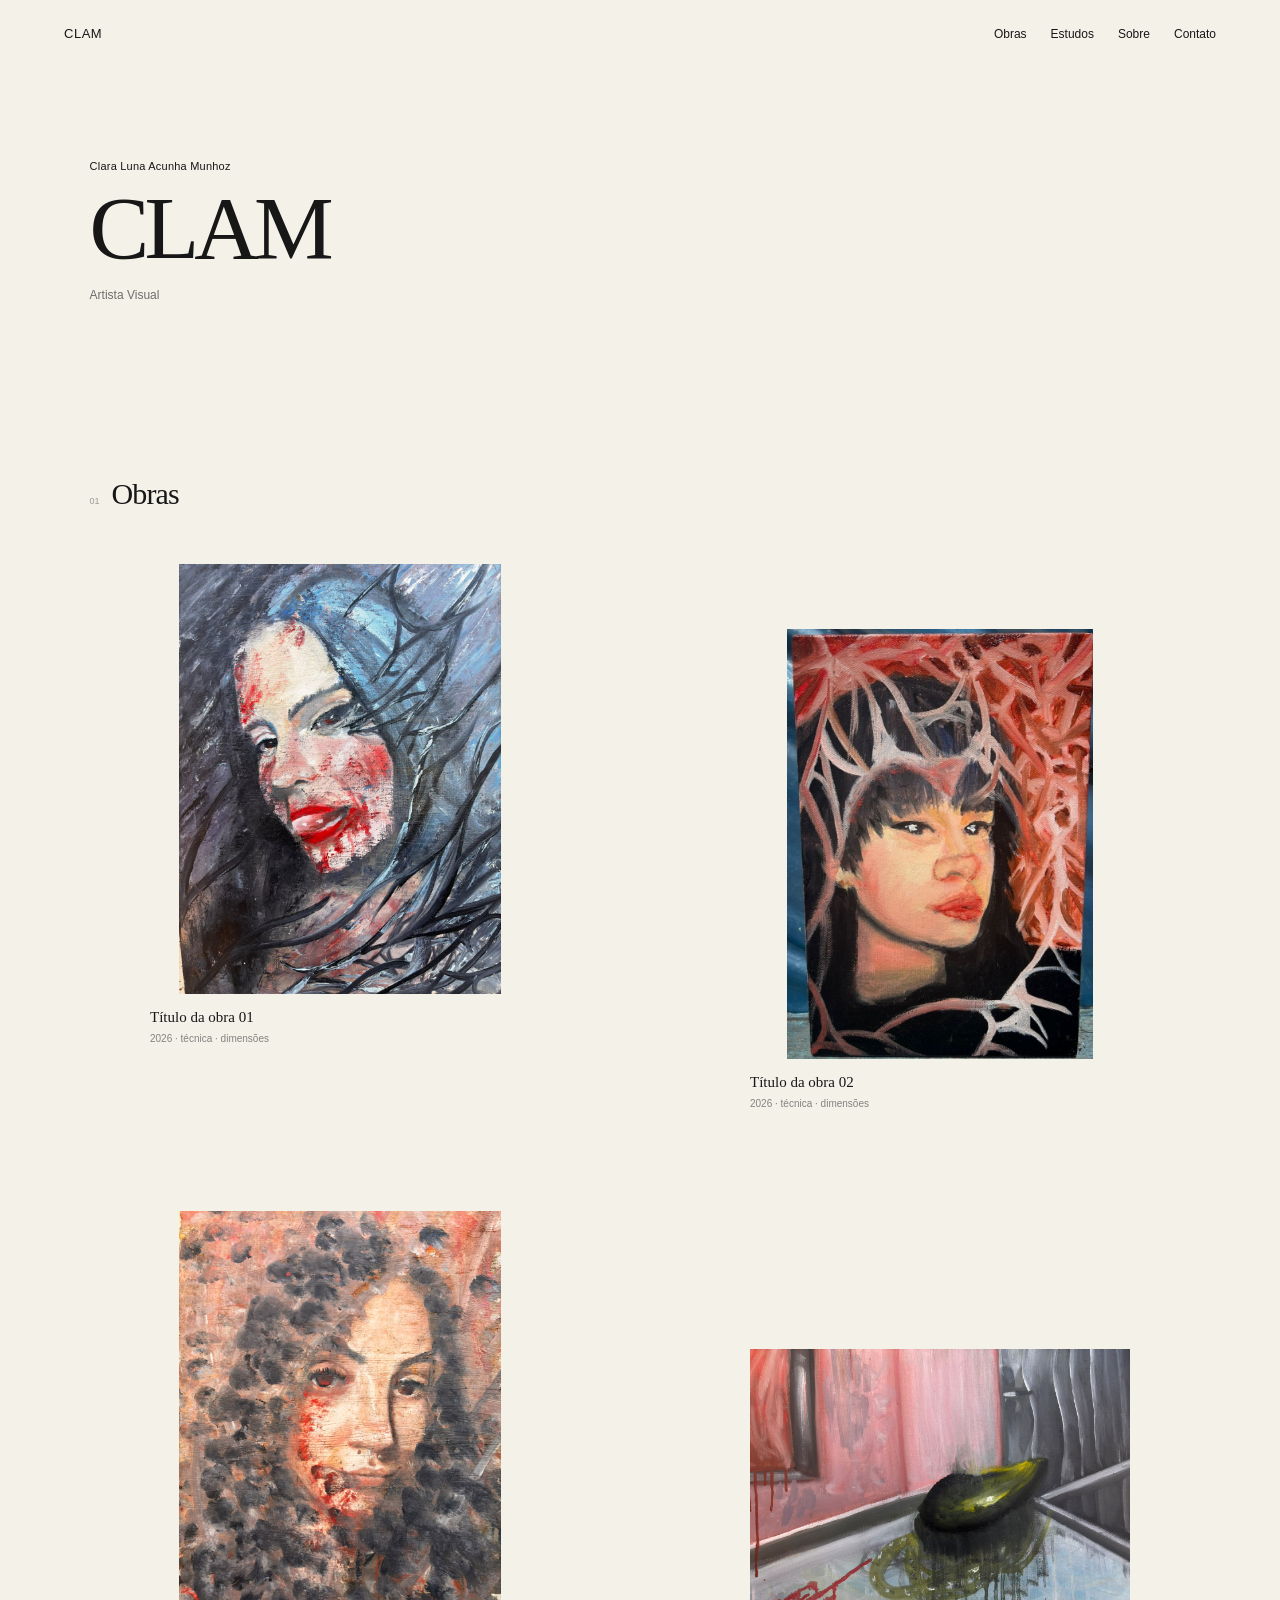
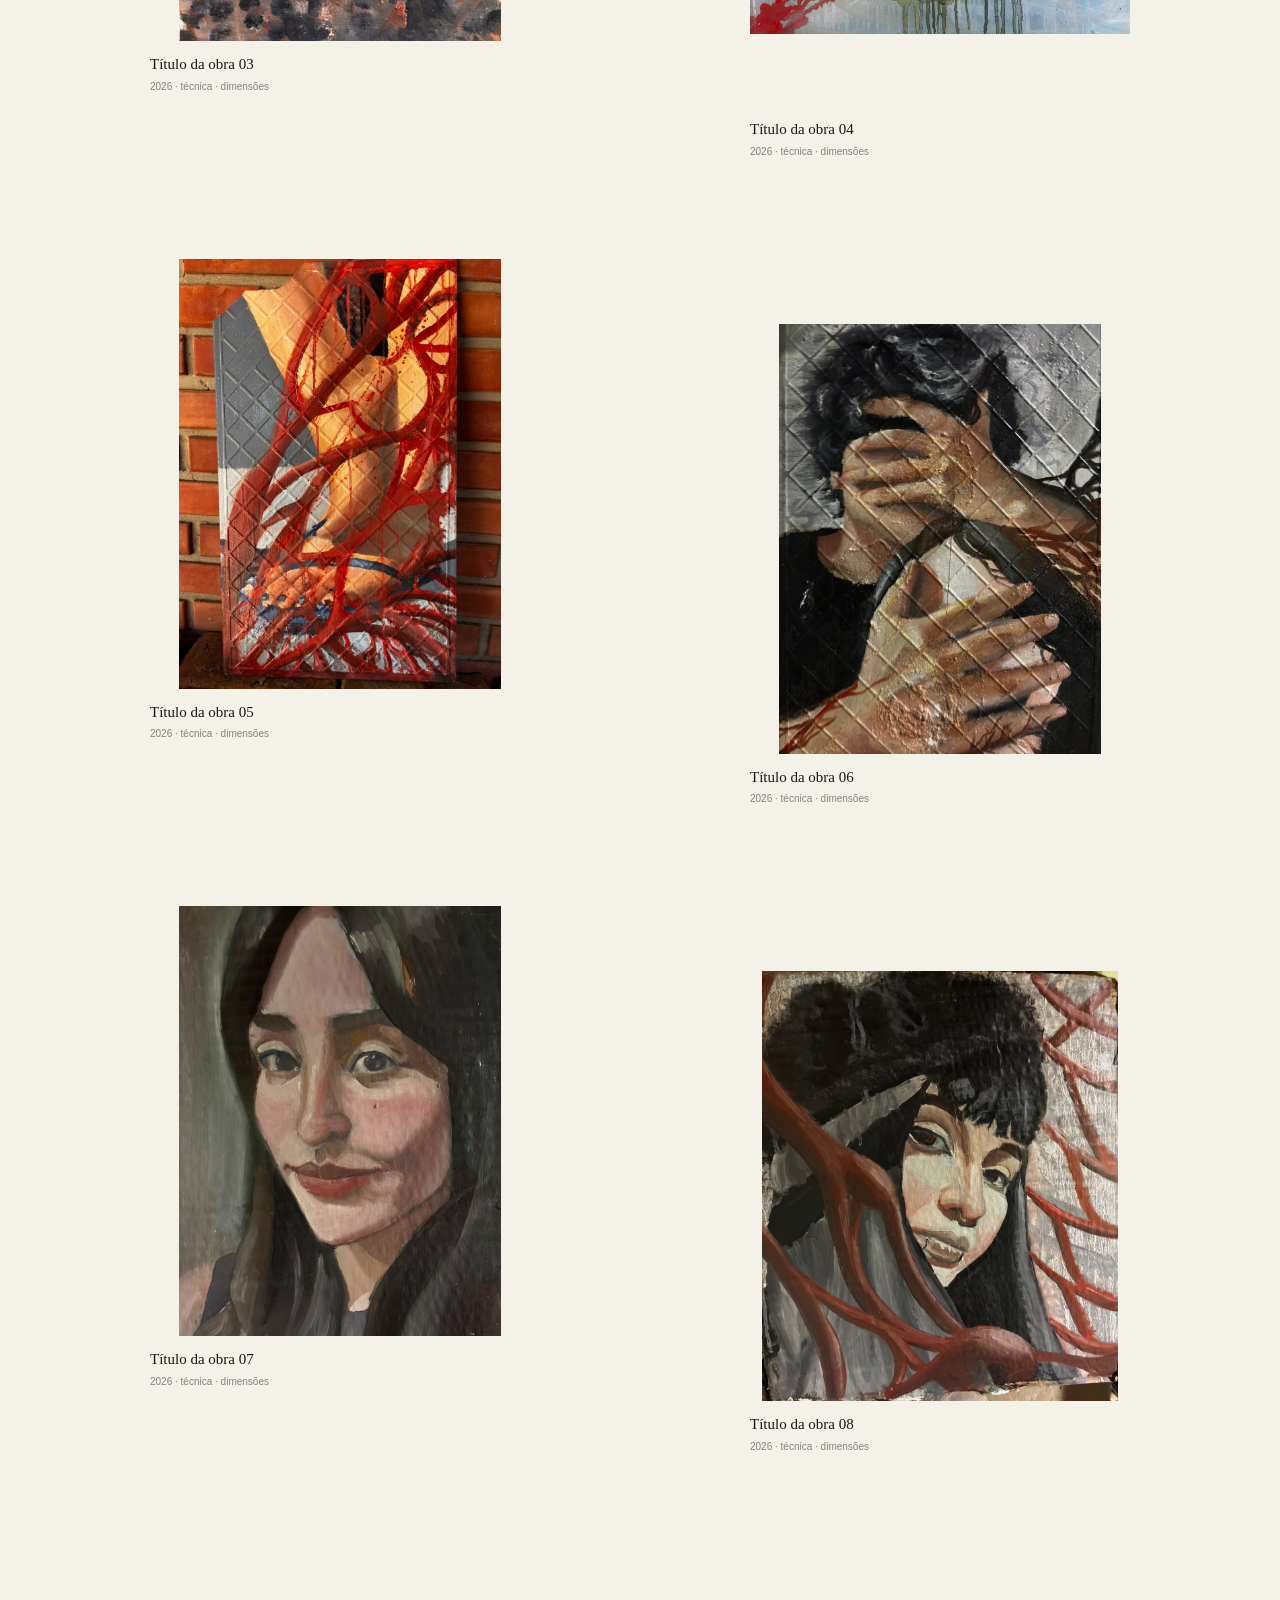
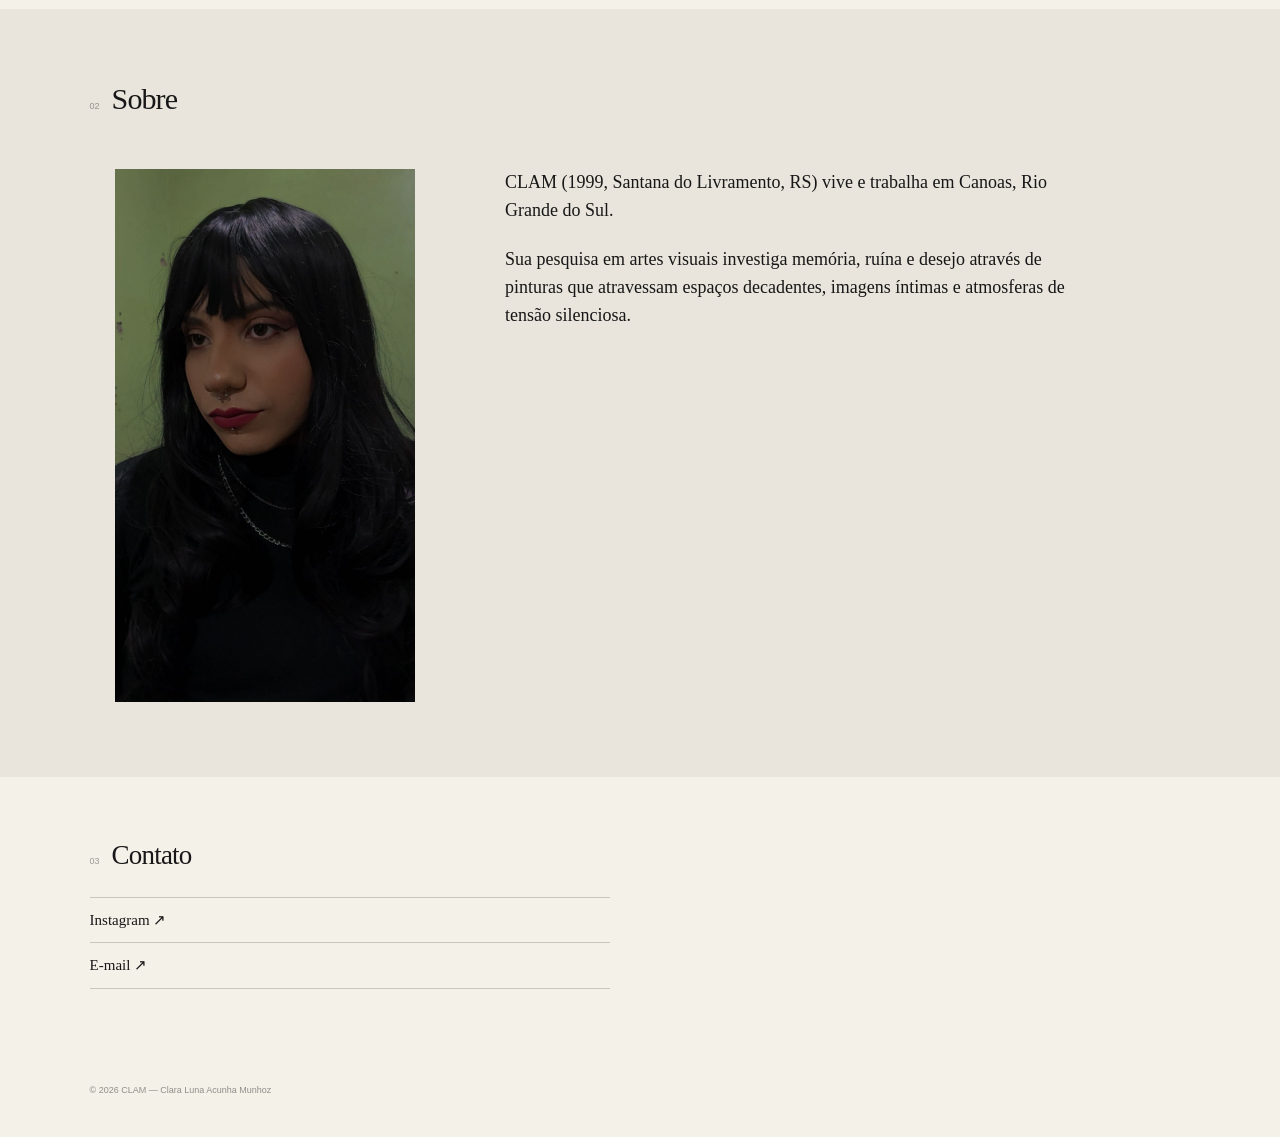
<file: index.html>
<!DOCTYPE html>
<html lang="pt-BR">
<head>
  <meta charset="UTF-8">
  <meta name="viewport" content="width=device-width, initial-scale=1.0">
  <title>CLAM — Clara Luna Acunha Munhoz</title>
  <link rel="stylesheet" href="style.css">
</head>
<body>

  <header class="hero" id="inicio">
    <nav class="nav-principal">
      <a href="#inicio" class="logo">CLAM</a>

      <div class="menu">
        <a href="#obras">Obras</a>
        <a href="estudos.html">Estudos</a>
        <a href="#sobre">Sobre</a>
        <a href="#contato">Contato</a>
      </div>
    </nav>

    <div class="hero-conteudo">
      <p class="nome-completo">Clara Luna Acunha Munhoz</p>
      <h1>CLAM</h1>
      <p class="subtitulo">Artista Visual</p>
    </div>
  </header>

  <main>

    <section id="obras" class="secao">
      <div class="titulo-secao">
        <p>01</p>
        <h2>Obras</h2>
      </div>

      <div class="galeria">

        <article class="obra">
          <a href="obras/obra-01.html">
            <img src="imagens/obra-01.jpg" alt="Obra 01 de CLAM">
            <div class="legenda">
              <h3>Título da obra 01</h3>
              <p>2026 · técnica · dimensões</p>
            </div>
          </a>
        </article>

        <article class="obra">
          <a href="obras/obra-02.html">
            <img src="imagens/obra-02.jpg" alt="Obra 02 de CLAM">
            <div class="legenda">
              <h3>Título da obra 02</h3>
              <p>2026 · técnica · dimensões</p>
            </div>
          </a>
        </article>

        <article class="obra">
          <a href="obras/obra-03.html">
            <img src="imagens/obra-03.jpg" alt="Obra 03 de CLAM">
            <div class="legenda">
              <h3>Título da obra 03</h3>
              <p>2026 · técnica · dimensões</p>
            </div>
          </a>
        </article>

        <article class="obra">
          <a href="obras/obra-04.html">
            <img src="imagens/obra-04.jpg" alt="Obra 04 de CLAM">
            <div class="legenda">
              <h3>Título da obra 04</h3>
              <p>2026 · técnica · dimensões</p>
            </div>
          </a>
        </article>

        <article class="obra">
          <a href="obras/obra-05.html">
            <img src="imagens/obra-05.jpg" alt="Obra 05 de CLAM">
            <div class="legenda">
              <h3>Título da obra 05</h3>
              <p>2026 · técnica · dimensões</p>
            </div>
          </a>
        </article>

        <article class="obra">
          <a href="obras/obra-06.html">
            <img src="imagens/obra-06.jpg" alt="Obra 06 de CLAM">
            <div class="legenda">
              <h3>Título da obra 06</h3>
              <p>2026 · técnica · dimensões</p>
            </div>
          </a>
        </article>

        <article class="obra">
          <a href="obras/obra-07.html">
            <img src="imagens/obra-07.jpg" alt="Obra 07 de CLAM">
            <div class="legenda">
              <h3>Título da obra 07</h3>
              <p>2026 · técnica · dimensões</p>
            </div>
          </a>
        </article>

        <article class="obra">
          <a href="obras/obra-08.html">
            <img src="imagens/obra-08.jpg" alt="Obra 08 de CLAM">
            <div class="legenda">
              <h3>Título da obra 08</h3>
              <p>2026 · técnica · dimensões</p>
            </div>
          </a>
        </article>

      </div>
    </section>

    <section id="sobre" class="secao sobre">
      <div class="titulo-secao">
        <p>02</p>
        <h2>Sobre</h2>
      </div>

      <div class="apresentacao-artista">
        <div class="foto-artista">
          <img src="imagens/clam.jpg" alt="Retrato de CLAM — Clara Luna Acunha Munhoz">
        </div>

        <div class="bio-artista">
          <p>
            CLAM (1999, Santana do Livramento, RS) vive e trabalha em Canoas,
            Rio Grande do Sul.
          </p>

          <p>
            Sua pesquisa em artes visuais investiga memória, ruína e desejo
            através de pinturas que atravessam espaços decadentes, imagens
            íntimas e atmosferas de tensão silenciosa.
          </p>
        </div>
      </div>
    </section>

    <section id="contato" class="secao contato">
      <div class="titulo-secao">
        <p>03</p>
        <h2>Contato</h2>
      </div>

      <div class="links-contato">
        <a href="#" target="_blank" rel="noopener noreferrer">Instagram ↗</a>
        <a href="mailto:email@email.com">E-mail ↗</a>
      </div>
    </section>

  </main>

  <footer>
    <p>© 2026 CLAM — Clara Luna Acunha Munhoz</p>
  </footer>

</body>
</html>
</file>
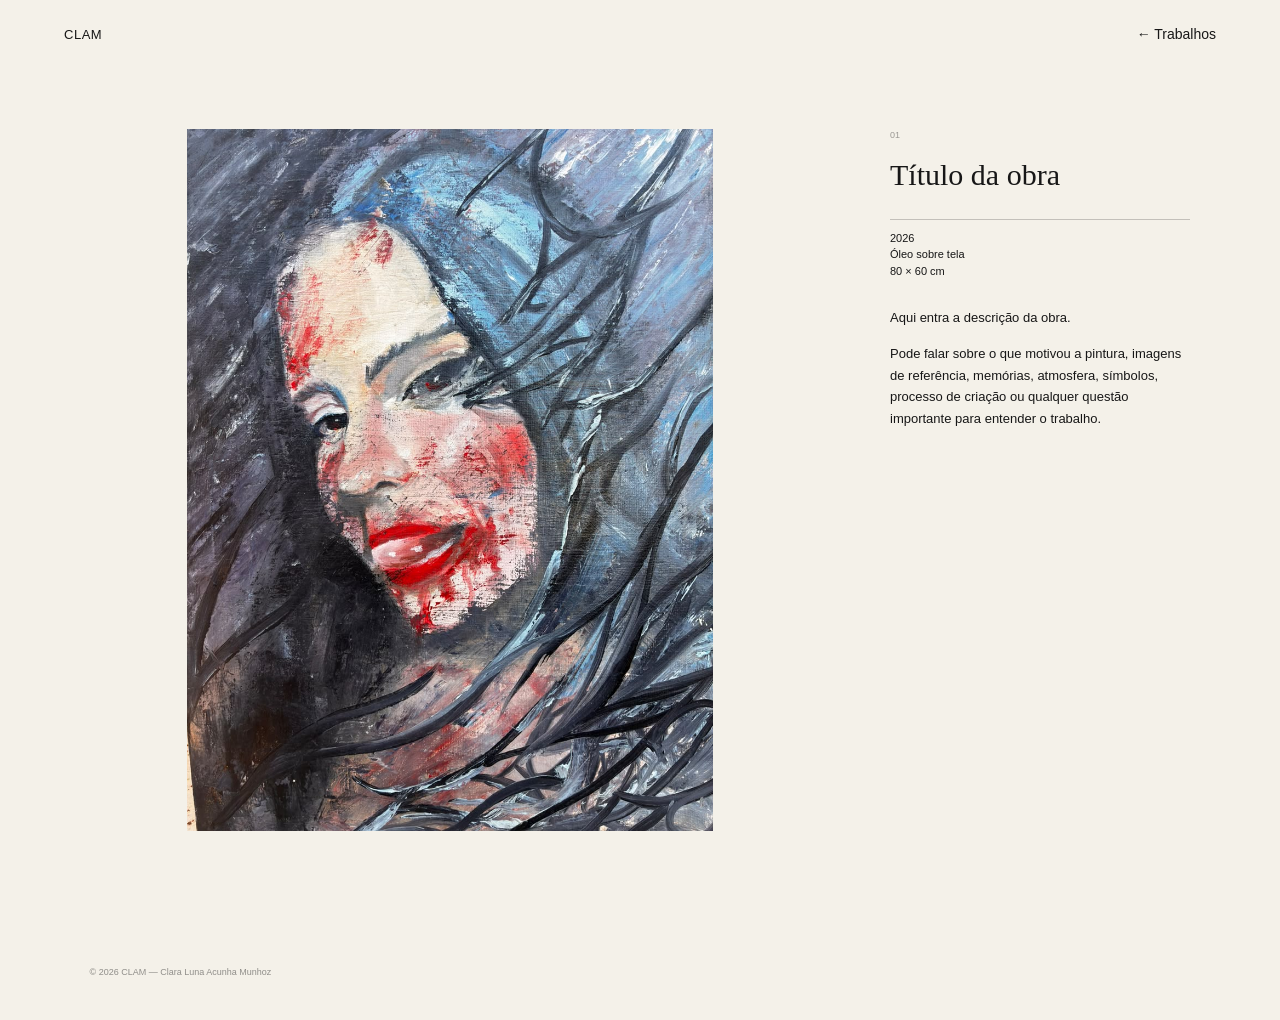
<file: obras/obra-01.html>
<!DOCTYPE html>
<html lang="pt-BR">

<head>
  <meta charset="UTF-8">
  <meta name="viewport" content="width=device-width, initial-scale=1.0">

  <title>Título da obra — CLAM</title>

  <link rel="stylesheet" href="../style.css">
</head>

<body>

  <header class="cabecalho-obra">

    <a href="../index.html" class="logo">
      CLAM
    </a>

    <a href="../index.html#trabalhos">
      ← Trabalhos
    </a>

  </header>


  <main class="pagina-obra">

    <div class="imagem-obra">

      <img
        src="../imagens/obra-01.jpg"
        alt="Título da obra"
      >

    </div>


    <div class="informacoes-obra">

      <p class="numero-obra">
        01
      </p>

      <h1>
        Título da obra
      </h1>


      <div class="ficha-tecnica">

        <p>2026</p>

        <p>Óleo sobre tela</p>

        <p>80 × 60 cm</p>

      </div>


      <div class="texto-obra">

        <p>
          Aqui entra a descrição da obra.
        </p>

        <p>
          Pode falar sobre o que motivou a pintura, imagens de referência,
          memórias, atmosfera, símbolos, processo de criação ou qualquer
          questão importante para entender o trabalho.
        </p>

      </div>

    </div>

  </main>


  <footer>

    <p>
      © 2026 CLAM — Clara Luna Acunha Munhoz
    </p>

  </footer>

</body>

</html>
</file>
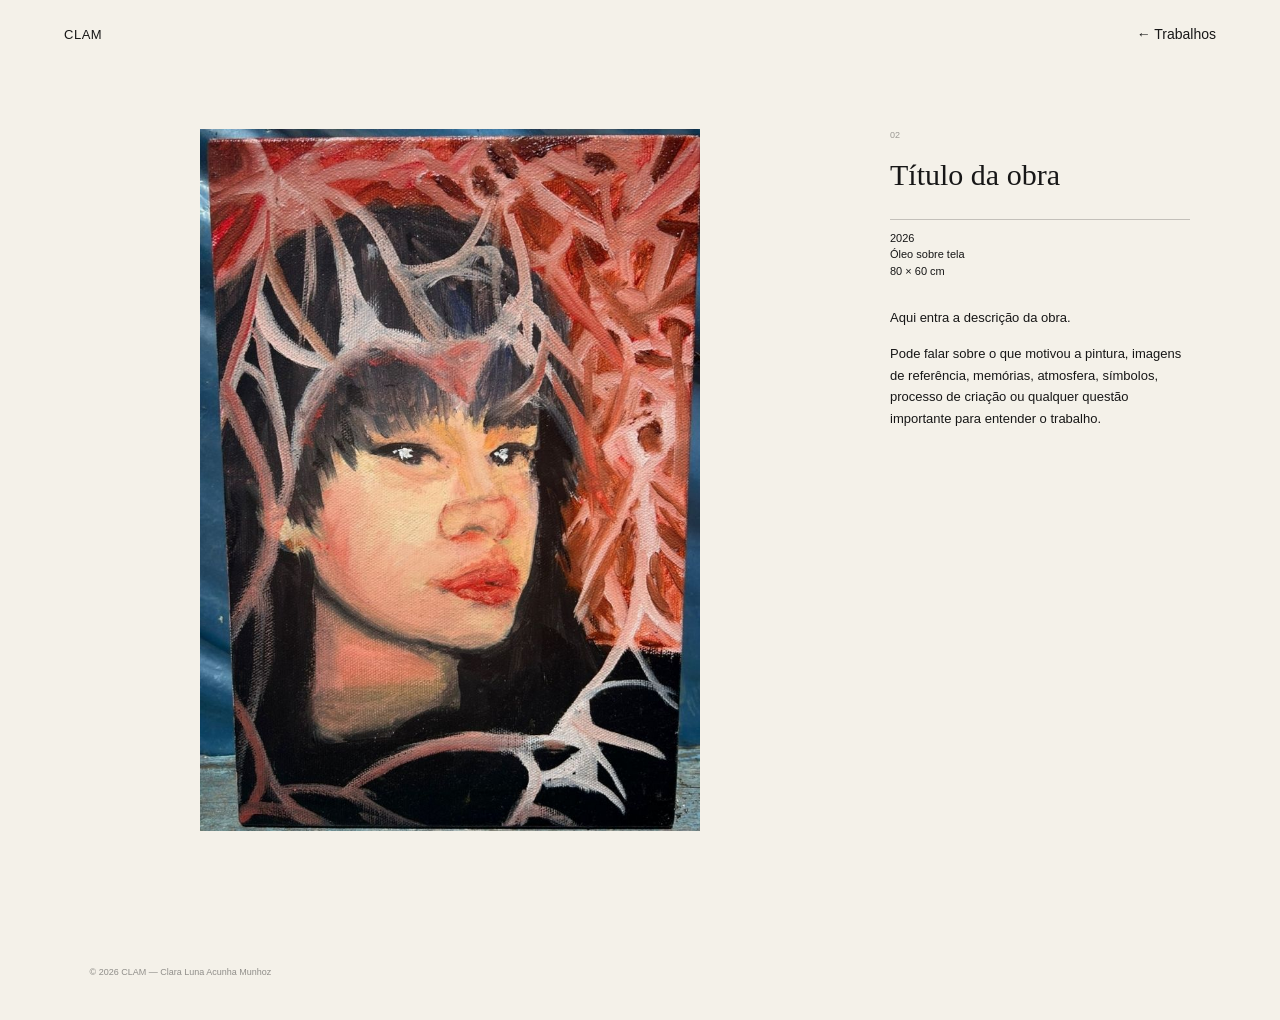
<file: obras/obra-02.html>
<!DOCTYPE html>
<html lang="pt-BR">

<head>
  <meta charset="UTF-8">
  <meta name="viewport" content="width=device-width, initial-scale=1.0">

  <title>Título da obra — CLAM</title>

  <link rel="stylesheet" href="../style.css">
</head>

<body>

  <header class="cabecalho-obra">

    <a href="../index.html" class="logo">
      CLAM
    </a>

    <a href="../index.html#trabalhos">
      ← Trabalhos
    </a>

  </header>


  <main class="pagina-obra">

    <div class="imagem-obra">

      <img
        src="../imagens/obra-02.jpg"
        alt="Título da obra"
      >

    </div>


    <div class="informacoes-obra">

      <p class="numero-obra">
        02
      </p>

      <h1>
        Título da obra
      </h1>


      <div class="ficha-tecnica">

        <p>2026</p>

        <p>Óleo sobre tela</p>

        <p>80 × 60 cm</p>

      </div>


      <div class="texto-obra">

        <p>
          Aqui entra a descrição da obra.
        </p>

        <p>
          Pode falar sobre o que motivou a pintura, imagens de referência,
          memórias, atmosfera, símbolos, processo de criação ou qualquer
          questão importante para entender o trabalho.
        </p>

      </div>

    </div>

  </main>


  <footer>

    <p>
      © 2026 CLAM — Clara Luna Acunha Munhoz
    </p>

  </footer>

</body>

</html>
</file>
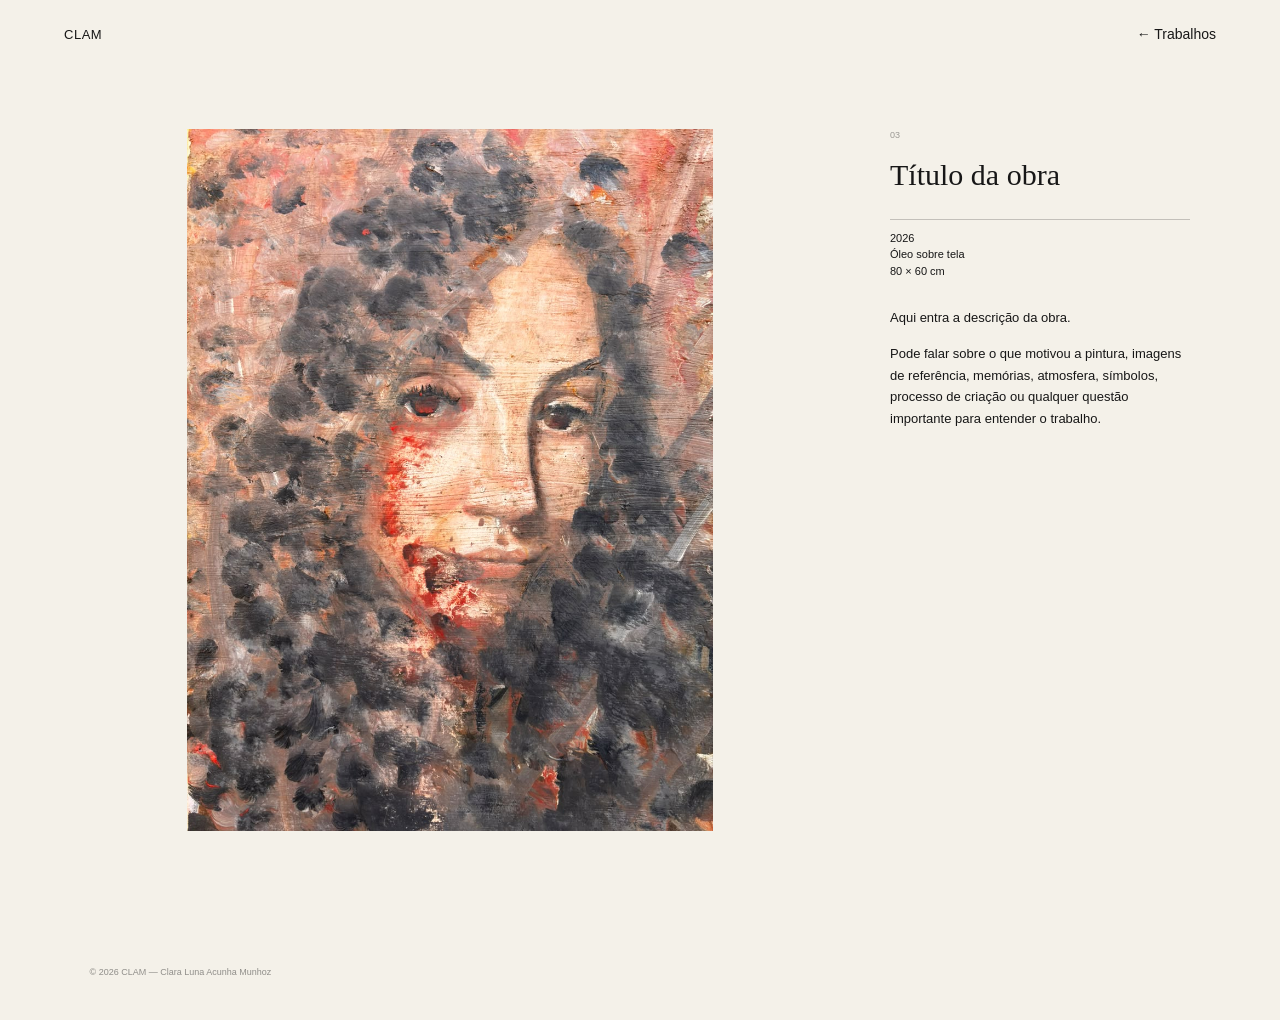
<file: obras/obra-03.html>
<!DOCTYPE html>
<html lang="pt-BR">

<head>
  <meta charset="UTF-8">
  <meta name="viewport" content="width=device-width, initial-scale=1.0">

  <title>Título da obra — CLAM</title>

  <link rel="stylesheet" href="../style.css">
</head>

<body>

  <header class="cabecalho-obra">

    <a href="../index.html" class="logo">
      CLAM
    </a>

    <a href="../index.html#trabalhos">
      ← Trabalhos
    </a>

  </header>


  <main class="pagina-obra">

    <div class="imagem-obra">

      <img
        src="../imagens/obra-03.jpg"
        alt="Título da obra"
      >

    </div>


    <div class="informacoes-obra">

      <p class="numero-obra">
        03
      </p>

      <h1>
        Título da obra
      </h1>


      <div class="ficha-tecnica">

        <p>2026</p>

        <p>Óleo sobre tela</p>

        <p>80 × 60 cm</p>

      </div>


      <div class="texto-obra">

        <p>
          Aqui entra a descrição da obra.
        </p>

        <p>
          Pode falar sobre o que motivou a pintura, imagens de referência,
          memórias, atmosfera, símbolos, processo de criação ou qualquer
          questão importante para entender o trabalho.
        </p>

      </div>

    </div>

  </main>


  <footer>

    <p>
      © 2026 CLAM — Clara Luna Acunha Munhoz
    </p>

  </footer>

</body>

</html>
</file>
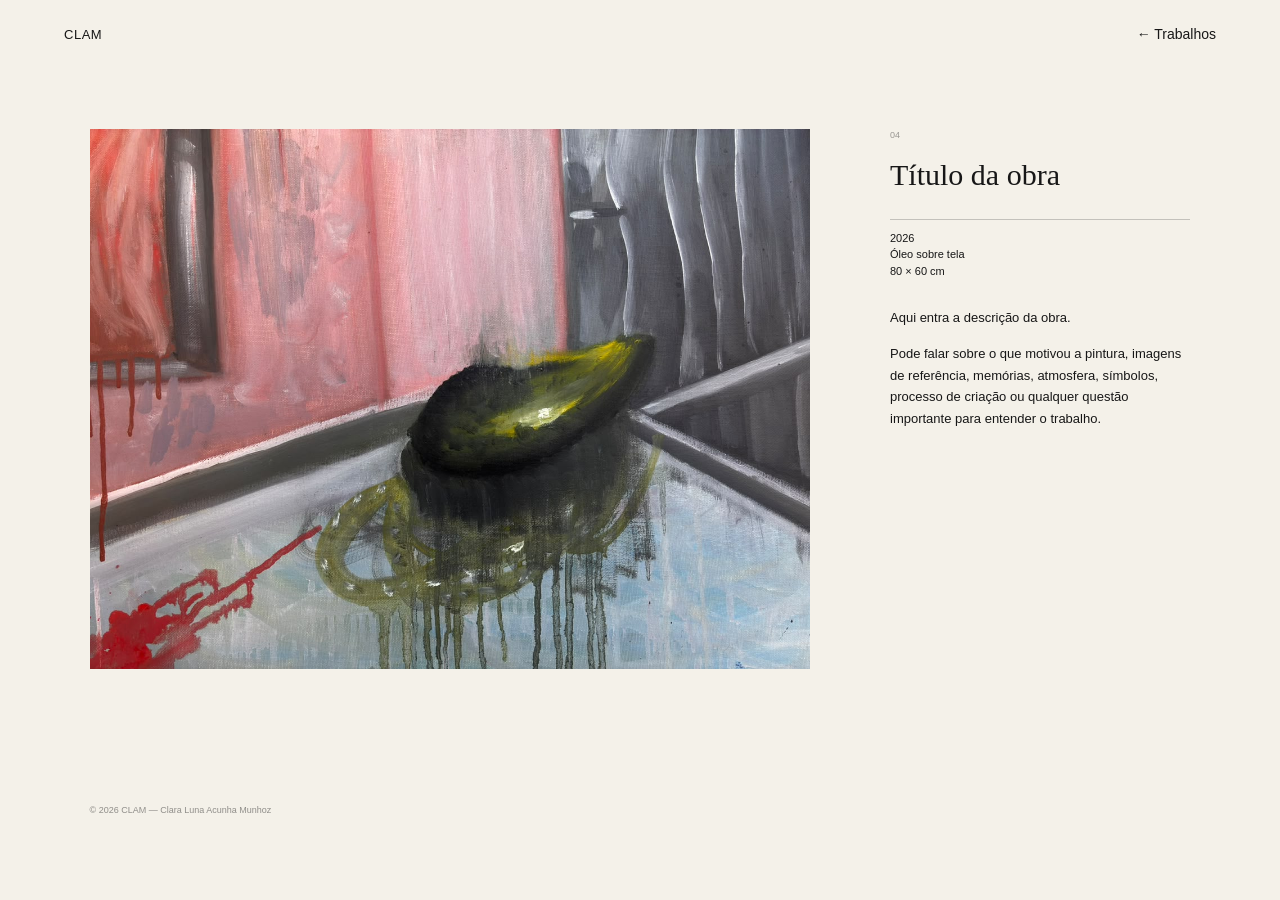
<file: obras/obra-04.html>
<!DOCTYPE html>
<html lang="pt-BR">

<head>
  <meta charset="UTF-8">
  <meta name="viewport" content="width=device-width, initial-scale=1.0">

  <title>Título da obra — CLAM</title>

  <link rel="stylesheet" href="../style.css">
</head>

<body>

  <header class="cabecalho-obra">

    <a href="../index.html" class="logo">
      CLAM
    </a>

    <a href="../index.html#trabalhos">
      ← Trabalhos
    </a>

  </header>


  <main class="pagina-obra">

    <div class="imagem-obra">

      <img
        src="../imagens/obra-04.jpg"
        alt="Título da obra"
      >

    </div>


    <div class="informacoes-obra">

      <p class="numero-obra">
        04
      </p>

      <h1>
        Título da obra
      </h1>


      <div class="ficha-tecnica">

        <p>2026</p>

        <p>Óleo sobre tela</p>

        <p>80 × 60 cm</p>

      </div>


      <div class="texto-obra">

        <p>
          Aqui entra a descrição da obra.
        </p>

        <p>
          Pode falar sobre o que motivou a pintura, imagens de referência,
          memórias, atmosfera, símbolos, processo de criação ou qualquer
          questão importante para entender o trabalho.
        </p>

      </div>

    </div>

  </main>


  <footer>

    <p>
      © 2026 CLAM — Clara Luna Acunha Munhoz
    </p>

  </footer>

</body>

</html>
</file>
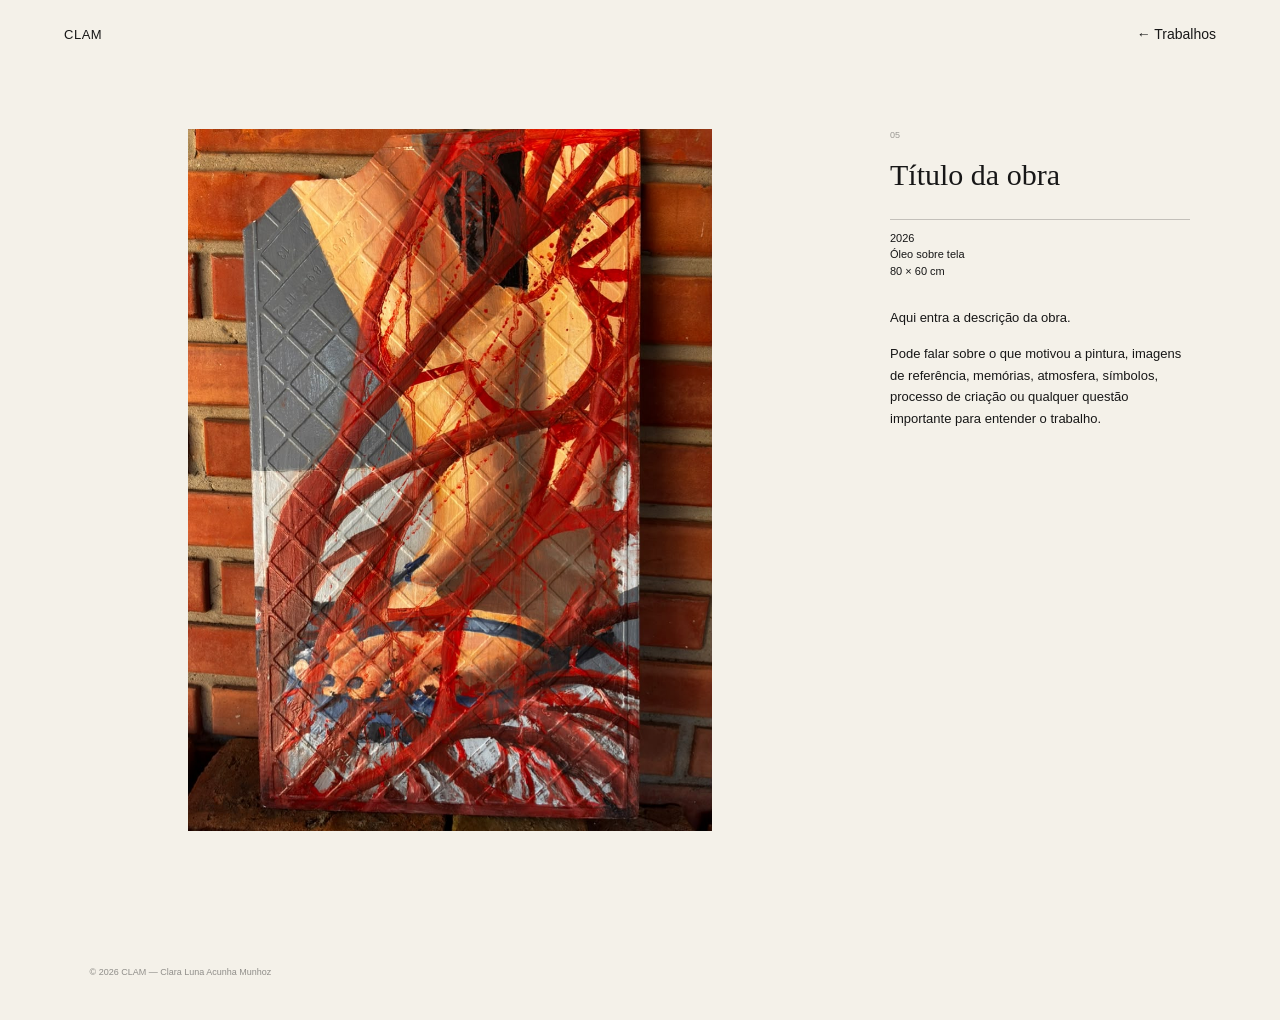
<file: obras/obra-05.html>
<!DOCTYPE html>
<html lang="pt-BR">

<head>
  <meta charset="UTF-8">
  <meta name="viewport" content="width=device-width, initial-scale=1.0">

  <title>Título da obra — CLAM</title>

  <link rel="stylesheet" href="../style.css">
</head>

<body>

  <header class="cabecalho-obra">

    <a href="../index.html" class="logo">
      CLAM
    </a>

    <a href="../index.html#trabalhos">
      ← Trabalhos
    </a>

  </header>


  <main class="pagina-obra">

    <div class="imagem-obra">

      <img
        src="../imagens/obra-05.jpg"
        alt="Título da obra"
      >

    </div>


    <div class="informacoes-obra">

      <p class="numero-obra">
        05
      </p>

      <h1>
        Título da obra
      </h1>


      <div class="ficha-tecnica">

        <p>2026</p>

        <p>Óleo sobre tela</p>

        <p>80 × 60 cm</p>

      </div>


      <div class="texto-obra">

        <p>
          Aqui entra a descrição da obra.
        </p>

        <p>
          Pode falar sobre o que motivou a pintura, imagens de referência,
          memórias, atmosfera, símbolos, processo de criação ou qualquer
          questão importante para entender o trabalho.
        </p>

      </div>

    </div>

  </main>


  <footer>

    <p>
      © 2026 CLAM — Clara Luna Acunha Munhoz
    </p>

  </footer>

</body>

</html>
</file>
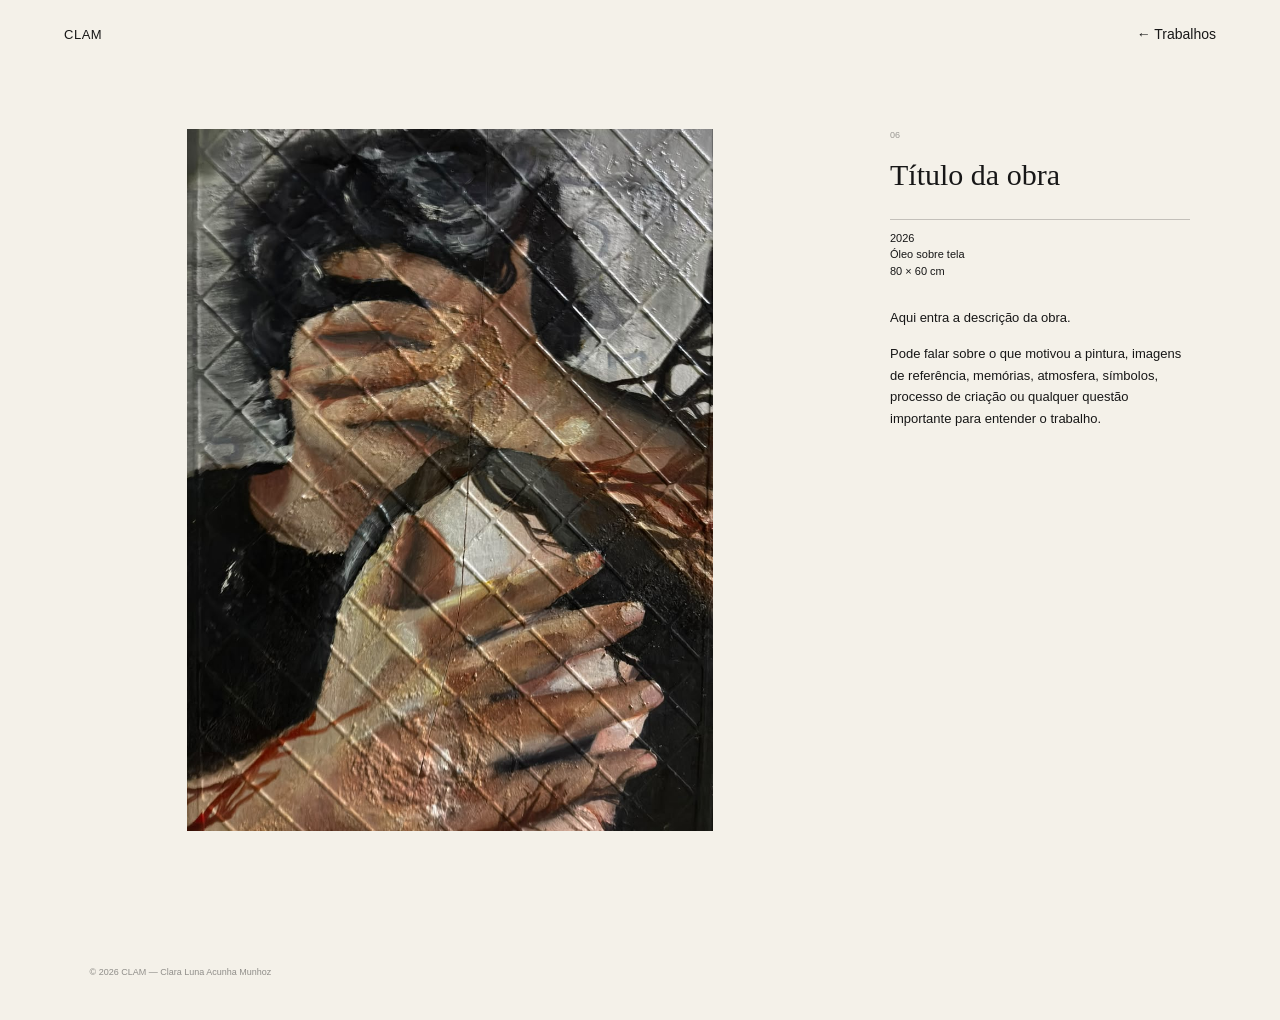
<file: obras/obra-06.html>
<!DOCTYPE html>
<html lang="pt-BR">

<head>
  <meta charset="UTF-8">
  <meta name="viewport" content="width=device-width, initial-scale=1.0">

  <title>Título da obra — CLAM</title>

  <link rel="stylesheet" href="../style.css">
</head>

<body>

  <header class="cabecalho-obra">

    <a href="../index.html" class="logo">
      CLAM
    </a>

    <a href="../index.html#trabalhos">
      ← Trabalhos
    </a>

  </header>


  <main class="pagina-obra">

    <div class="imagem-obra">

      <img
        src="../imagens/obra-06.jpg"
        alt="Título da obra"
      >

    </div>


    <div class="informacoes-obra">

      <p class="numero-obra">
        06
      </p>

      <h1>
        Título da obra
      </h1>


      <div class="ficha-tecnica">

        <p>2026</p>

        <p>Óleo sobre tela</p>

        <p>80 × 60 cm</p>

      </div>


      <div class="texto-obra">

        <p>
          Aqui entra a descrição da obra.
        </p>

        <p>
          Pode falar sobre o que motivou a pintura, imagens de referência,
          memórias, atmosfera, símbolos, processo de criação ou qualquer
          questão importante para entender o trabalho.
        </p>

      </div>

    </div>

  </main>


  <footer>

    <p>
      © 2026 CLAM — Clara Luna Acunha Munhoz
    </p>

  </footer>

</body>

</html>
</file>
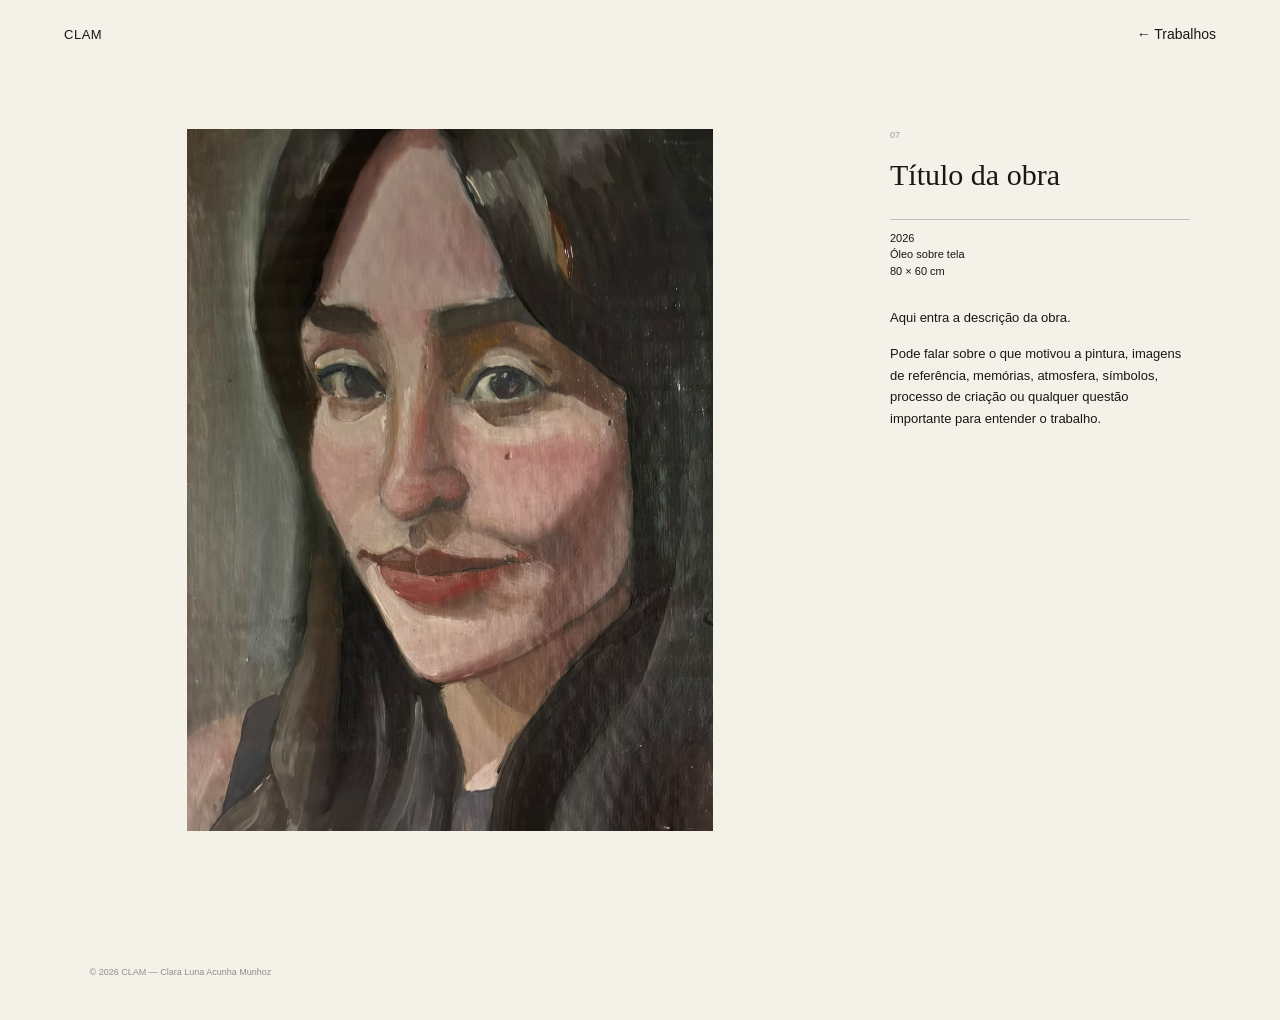
<file: obras/obra-07.html>
<!DOCTYPE html>
<html lang="pt-BR">

<head>
  <meta charset="UTF-8">
  <meta name="viewport" content="width=device-width, initial-scale=1.0">

  <title>Título da obra — CLAM</title>

  <link rel="stylesheet" href="../style.css">
</head>

<body>

  <header class="cabecalho-obra">

    <a href="../index.html" class="logo">
      CLAM
    </a>

    <a href="../index.html#trabalhos">
      ← Trabalhos
    </a>

  </header>


  <main class="pagina-obra">

    <div class="imagem-obra">

      <img
        src="../imagens/obra-07.jpg"
        alt="Título da obra"
      >

    </div>


    <div class="informacoes-obra">

      <p class="numero-obra">
        07
      </p>

      <h1>
        Título da obra
      </h1>


      <div class="ficha-tecnica">

        <p>2026</p>

        <p>Óleo sobre tela</p>

        <p>80 × 60 cm</p>

      </div>


      <div class="texto-obra">

        <p>
          Aqui entra a descrição da obra.
        </p>

        <p>
          Pode falar sobre o que motivou a pintura, imagens de referência,
          memórias, atmosfera, símbolos, processo de criação ou qualquer
          questão importante para entender o trabalho.
        </p>

      </div>

    </div>

  </main>


  <footer>

    <p>
      © 2026 CLAM — Clara Luna Acunha Munhoz
    </p>

  </footer>

</body>

</html>
</file>
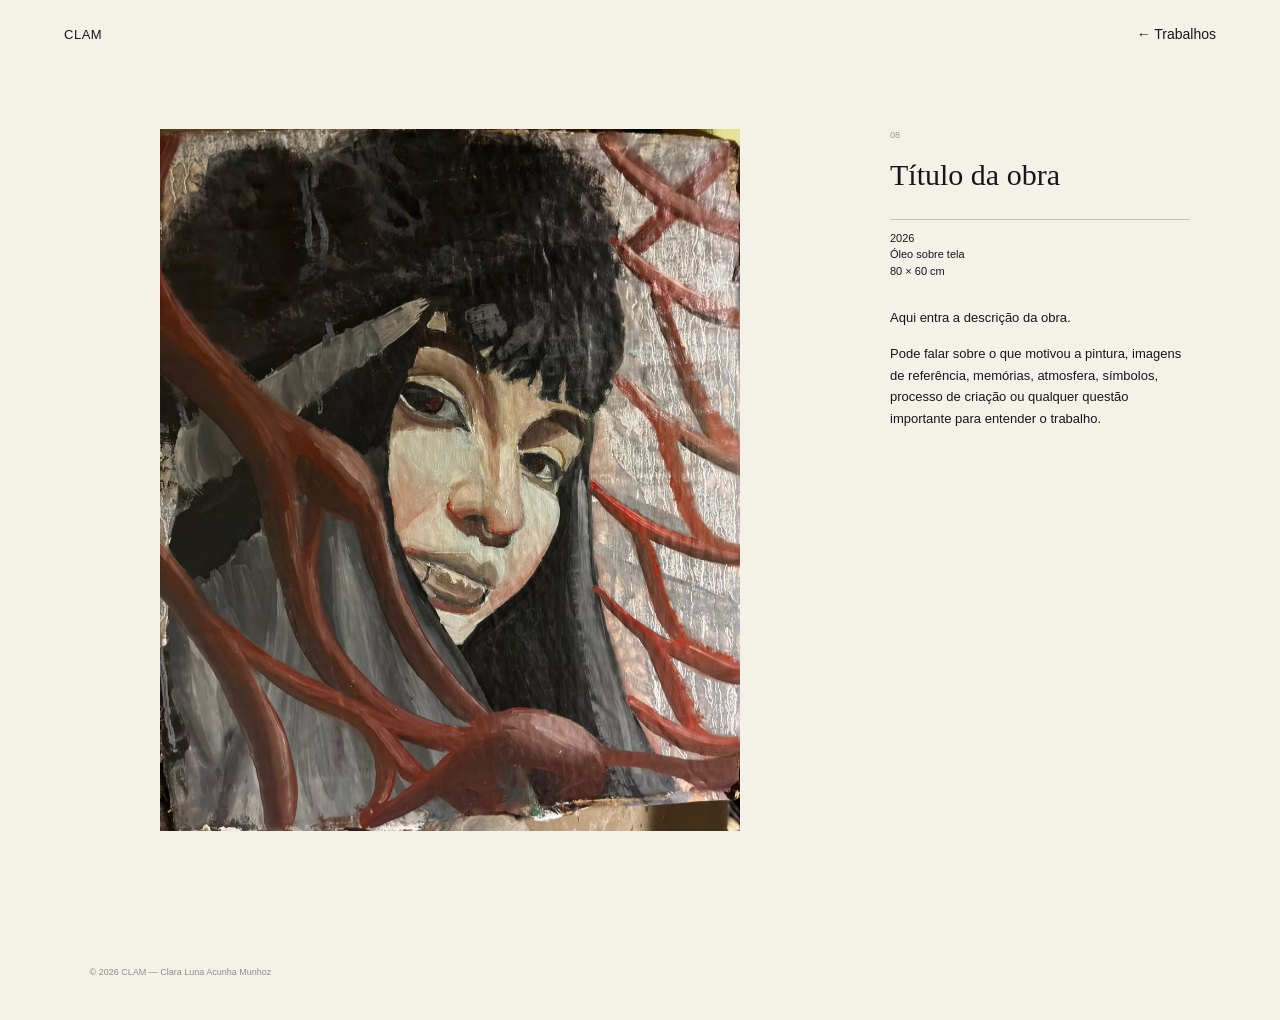
<file: obras/obra-08.html>
<!DOCTYPE html>
<html lang="pt-BR">

<head>
  <meta charset="UTF-8">
  <meta name="viewport" content="width=device-width, initial-scale=1.0">

  <title>Título da obra — CLAM</title>

  <link rel="stylesheet" href="../style.css">
</head>

<body>

  <header class="cabecalho-obra">

    <a href="../index.html" class="logo">
      CLAM
    </a>

    <a href="../index.html#trabalhos">
      ← Trabalhos
    </a>

  </header>


  <main class="pagina-obra">

    <div class="imagem-obra">

      <img
        src="../imagens/obra-08.jpg"
        alt="Título da obra"
      >

    </div>


    <div class="informacoes-obra">

      <p class="numero-obra">
        08
      </p>

      <h1>
        Título da obra
      </h1>


      <div class="ficha-tecnica">

        <p>2026</p>

        <p>Óleo sobre tela</p>

        <p>80 × 60 cm</p>

      </div>


      <div class="texto-obra">

        <p>
          Aqui entra a descrição da obra.
        </p>

        <p>
          Pode falar sobre o que motivou a pintura, imagens de referência,
          memórias, atmosfera, símbolos, processo de criação ou qualquer
          questão importante para entender o trabalho.
        </p>

      </div>

    </div>

  </main>


  <footer>

    <p>
      © 2026 CLAM — Clara Luna Acunha Munhoz
    </p>

  </footer>

</body>

</html>
</file>
<file: style.css>
* {
  margin: 0;
  padding: 0;
  box-sizing: border-box;
}

html {
  scroll-behavior: smooth;
}

body {
  background: #f4f1e9;
  color: #171717;
  font-family: "Helvetica Neue", Helvetica, Arial, sans-serif;
  font-size: 14px;
  line-height: 1.5;
}

a {
  color: inherit;
  text-decoration: none;
}

img {
  display: block;
  max-width: 100%;
  height: auto;
}


/* =========================
   MENU
========================= */

.nav-principal,
.cabecalho-obra,
.cabecalho-estudos {
  padding: 24px 5vw;
  display: flex;
  align-items: center;
  justify-content: space-between;
}

.logo {
  font-size: 13px;
  font-weight: 500;
  letter-spacing: 0.04em;
}

.menu {
  display: flex;
  gap: 24px;
  font-size: 12px;
}

.menu a:hover {
  opacity: 0.5;
}


/* =========================
   INÍCIO
========================= */

.hero {
  min-height: auto;
  height: auto;
  display: block;
}

.hero-conteudo {
  padding: 90px 7vw 100px;
  display: block;
}

.nome-completo {
  margin-bottom: 14px;
  font-size: 11px;
  letter-spacing: 0.02em;
}

.hero h1 {
  font-family: Georgia, "Times New Roman", serif;
  font-size: clamp(55px, 7vw, 95px);
  font-weight: 400;
  line-height: 0.9;
  letter-spacing: -0.055em;
}

.subtitulo {
  margin-top: 17px;
  font-size: 12px;
  opacity: 0.6;
}


/* =========================
   SEÇÕES
========================= */

.secao {
  padding: 75px 7vw;
}

.titulo-secao {
  display: flex;
  align-items: baseline;
  gap: 12px;
  margin-bottom: 55px;
}

.titulo-secao > p {
  font-size: 9px;
  opacity: 0.4;
}

.titulo-secao h2,
.titulo-estudos {
  font-family: Georgia, "Times New Roman", serif;
  font-size: 30px;
  font-weight: 400;
  line-height: 1;
  letter-spacing: -0.03em;
}


/* =========================
   OBRAS — HOME
========================= */

.galeria {
  width: 100%;
  max-width: 980px;
  margin: 0 auto;

  display: grid;
  grid-template-columns: repeat(2, minmax(0, 380px));
  justify-content: space-between;

  column-gap: 80px;
  row-gap: 100px;
}

.obra {
  width: 100%;
  max-width: 380px;
}

.obra:nth-child(even) {
  margin-top: 65px;
}

.obra a {
  display: block;
}

.obra a img {
  width: 100%;
  height: 430px;
  object-fit: contain;
  object-position: center;
}

.legenda {
  margin-top: 12px;
}

.legenda h3 {
  font-family: Georgia, "Times New Roman", serif;
  font-size: 15px;
  font-weight: 400;
}

.legenda p {
  margin-top: 3px;
  font-size: 10px;
  opacity: 0.5;
}


/* =========================
   SOBRE
========================= */

.sobre {
  margin-top: 80px;
  background: #e9e5dc;
}

.apresentacao-artista {
  max-width: 1050px;
  margin: 0 auto;

  display: grid;
  grid-template-columns: 300px 1fr;
  gap: 90px;
  align-items: start;
}

.foto-artista {
  width: 300px;
}

.foto-artista img {
  width: 100%;
}

.bio-artista {
  max-width: 580px;
}

.bio-artista p {
  margin-bottom: 22px;
  font-family: Georgia, "Times New Roman", serif;
  font-size: 18px;
  line-height: 1.55;
}


/* =========================
   CONTATO
========================= */

.contato {
  padding-top: 65px;
  padding-bottom: 70px;
}

.contato .titulo-secao {
  margin-bottom: 28px;
}

.contato .titulo-secao h2 {
  font-size: 27px;
}

.links-contato {
  width: 100%;
  max-width: 520px;
}

.links-contato a {
  display: block;
  padding: 11px 0;

  border-top: 1px solid rgba(0, 0, 0, 0.18);

  font-family: Georgia, "Times New Roman", serif;
  font-size: 15px;
}

.links-contato a:last-child {
  border-bottom: 1px solid rgba(0, 0, 0, 0.18);
}

.links-contato a:hover {
  opacity: 0.5;
}


/* =========================
   PÁGINA INDIVIDUAL DA OBRA
========================= */

.pagina-obra {
  padding: 60px 7vw 110px;

  display: grid;
  grid-template-columns: minmax(0, 720px) 300px;
  justify-content: center;
  gap: 80px;
  align-items: start;
}

.imagem-obra img {
  max-height: 78vh;
  width: 100%;
  object-fit: contain;
}

.informacoes-obra {
  position: sticky;
  top: 40px;
}

.numero-obra {
  margin-bottom: 15px;
  font-size: 9px;
  opacity: 0.4;
}

.informacoes-obra h1 {
  margin-bottom: 28px;

  font-family: Georgia, "Times New Roman", serif;
  font-size: 30px;
  font-weight: 400;
  line-height: 1.1;
}

.ficha-tecnica {
  padding-top: 10px;
  margin-bottom: 28px;
  border-top: 1px solid rgba(0, 0, 0, 0.2);
}

.ficha-tecnica p {
  font-size: 11px;
}

.texto-obra p {
  margin-bottom: 15px;
  font-size: 13px;
  line-height: 1.65;
}


/* =========================
   ESTUDOS
========================= */

.pagina-estudos {
  padding-top: 65px;
}

.introducao-estudos {
  max-width: 500px;
  margin-bottom: 55px;
}

.introducao-estudos p {
  font-size: 13px;
  opacity: 0.65;
}

.galeria-estudos {
  max-width: 1000px;
  margin: 0 auto;

  display: grid;
  grid-template-columns: repeat(3, 1fr);
  gap: 60px 35px;
}

.estudo img {
  max-height: 400px;
  object-fit: contain;
}


/* =========================
   RODAPÉ
========================= */

footer {
  padding: 25px 7vw 40px;
  font-size: 9px;
  opacity: 0.45;
}


/* =========================
   CELULAR
========================= */

@media (max-width: 700px) {

  .nav-principal,
  .cabecalho-obra,
  .cabecalho-estudos {
    padding: 20px 5vw;
  }

  .menu {
    gap: 12px;
    font-size: 10px;
  }

  .hero-conteudo {
    padding: 70px 7vw 75px;
  }

  .hero h1 {
    font-size: 55px;
  }

  .secao {
    padding: 60px 7vw;
  }

  .titulo-secao {
    margin-bottom: 40px;
  }

  .titulo-secao h2,
  .titulo-estudos {
    font-size: 26px;
  }

  .galeria {
    grid-template-columns: 1fr;
    justify-items: center;
    row-gap: 60px;
  }

  .obra {
    max-width: 320px;
  }

  .obra:nth-child(even) {
    margin-top: 0;
  }

  .obra a img {
    height: auto;
    max-height: 420px;
  }

  .apresentacao-artista {
    grid-template-columns: 1fr;
    gap: 35px;
  }

  .foto-artista {
    width: 100%;
    max-width: 300px;
  }

  .bio-artista p {
    font-size: 16px;
  }

  .contato .titulo-secao h2 {
    font-size: 24px;
  }

  .links-contato {
    max-width: 100%;
  }

  .links-contato a {
    font-size: 14px;
  }

  .pagina-obra {
    grid-template-columns: 1fr;
    padding: 40px 7vw 80px;
    gap: 35px;
  }

  .informacoes-obra {
    position: static;
  }

  .galeria-estudos {
    grid-template-columns: 1fr;
  }
}
</file>
